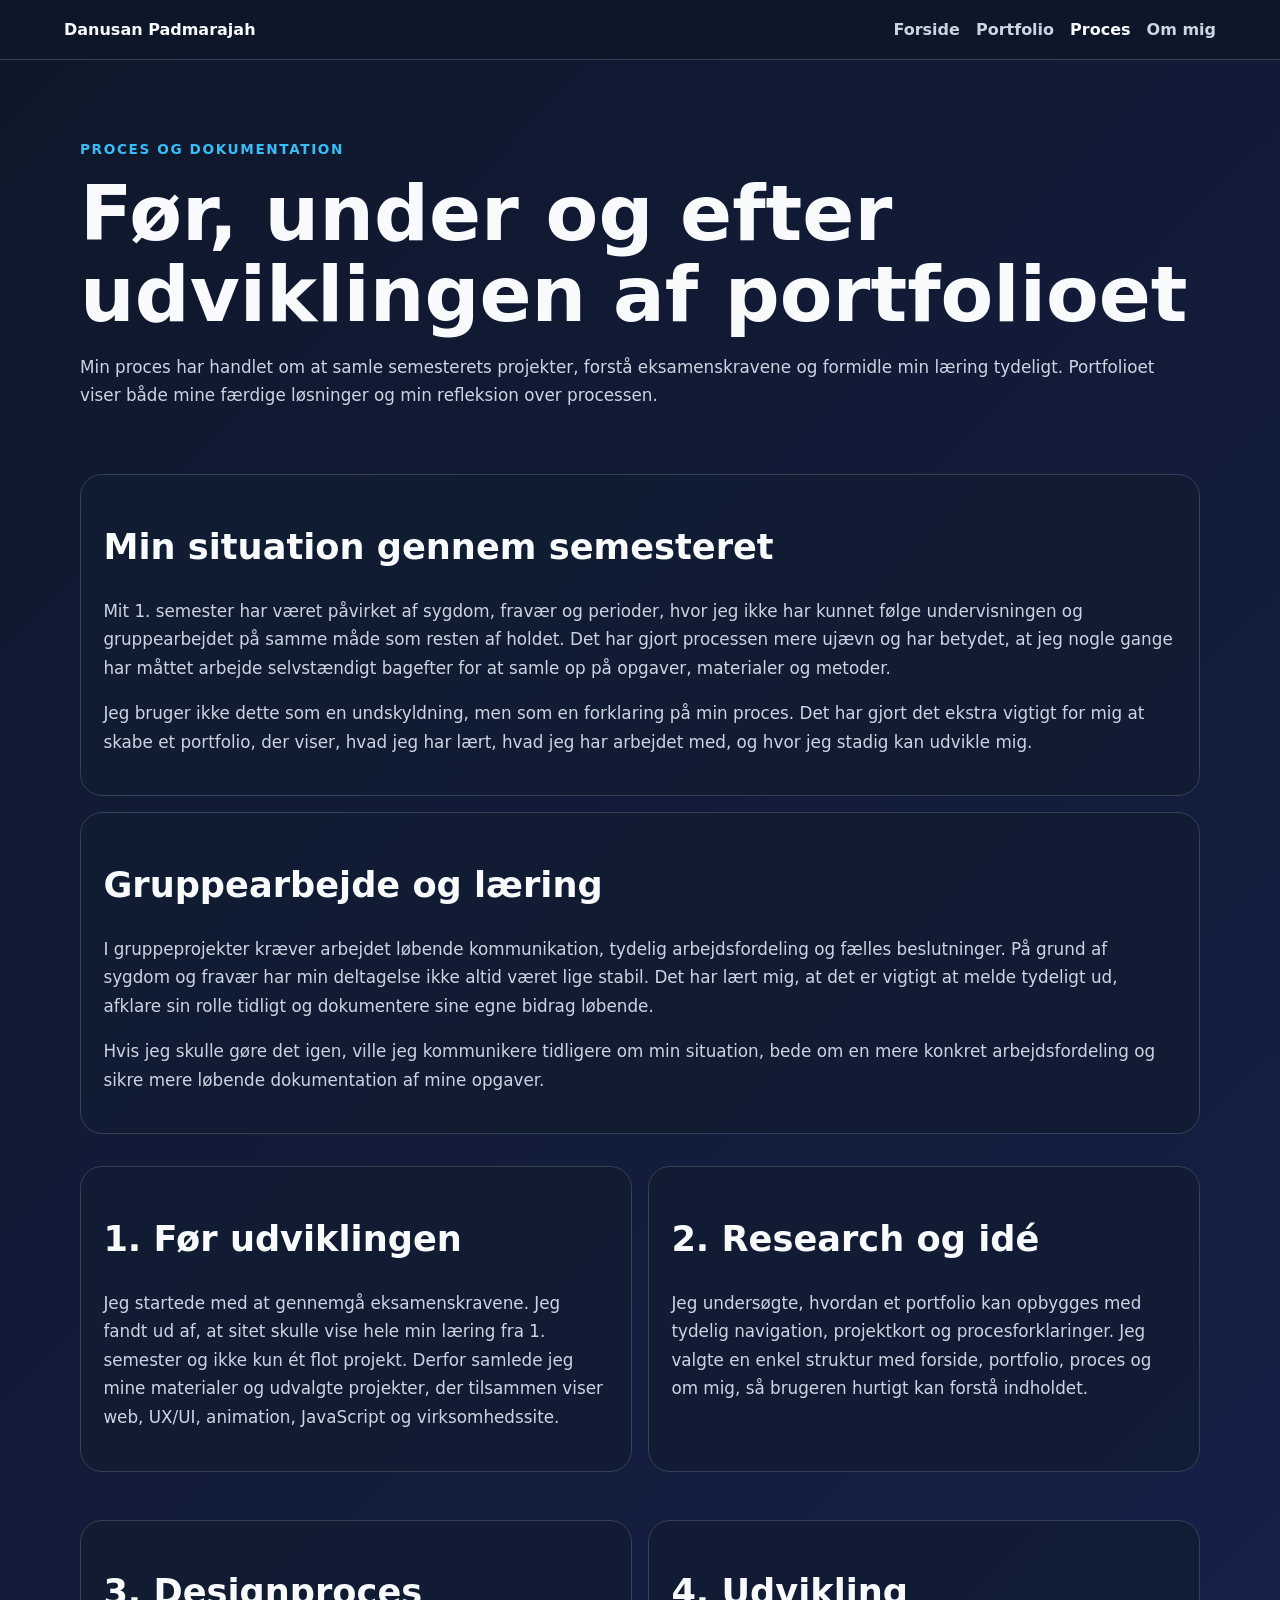
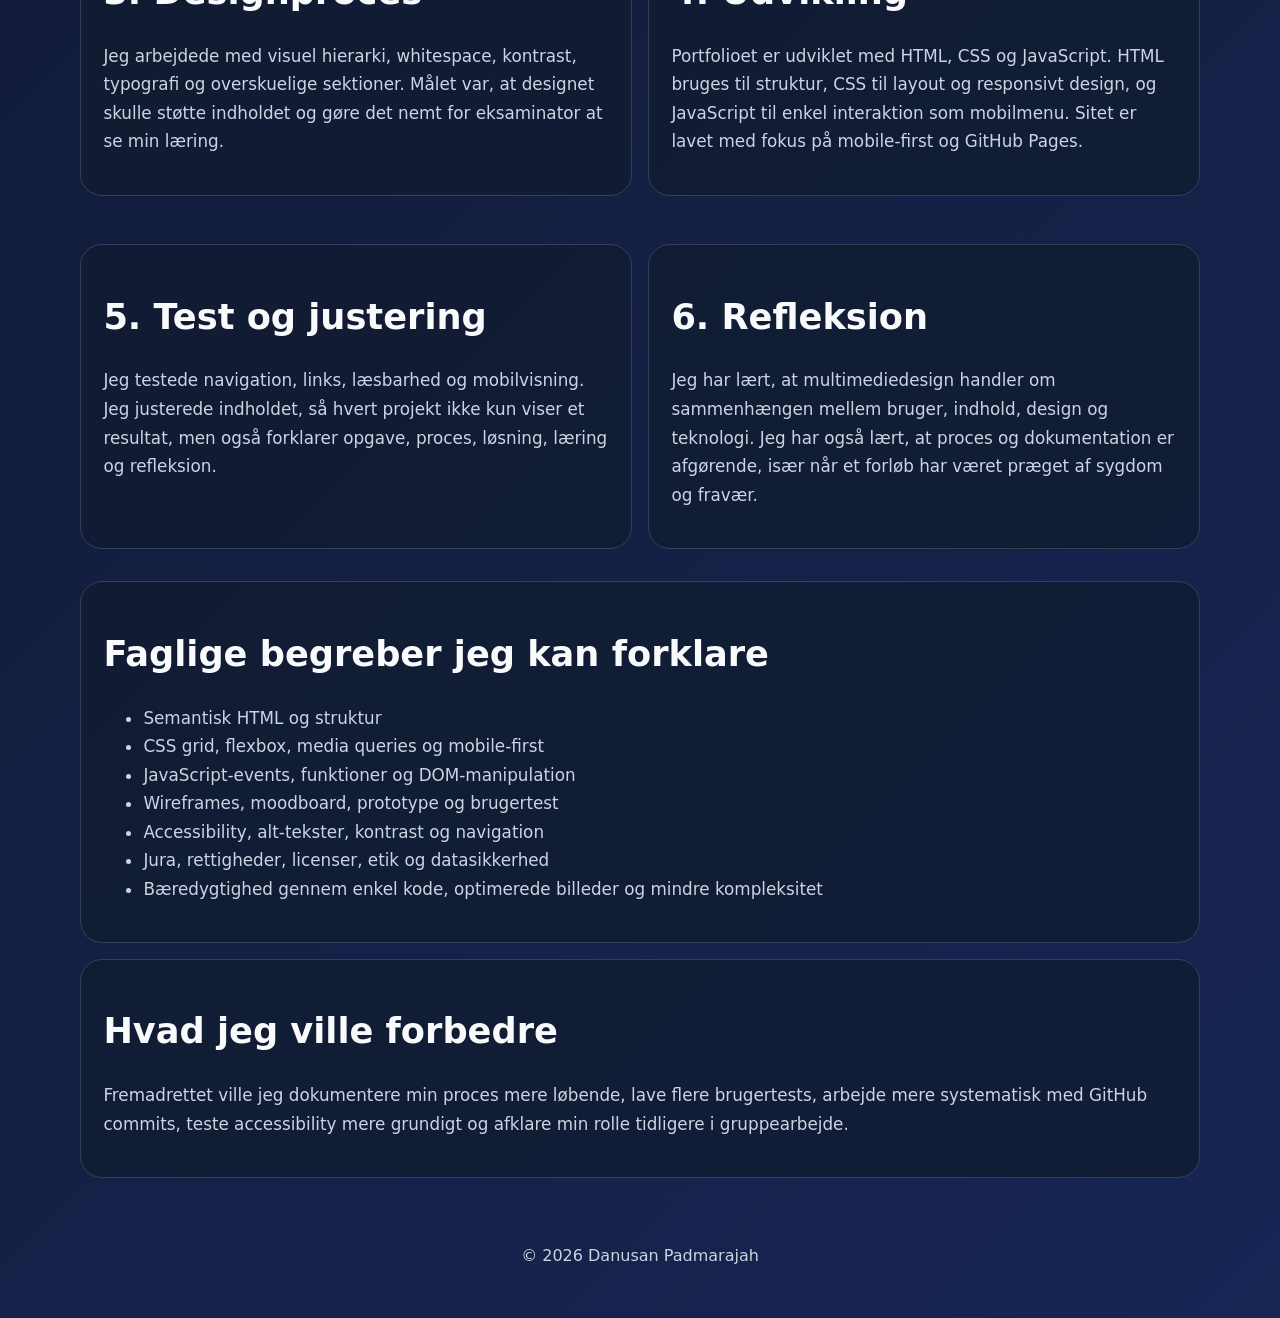
<file: proces.html>
<!doctype html>
<html lang="da">
<head><meta charset="utf-8"><meta name="viewport" content="width=device-width, initial-scale=1"><meta name="robots" content="noindex"><title>Proces | Danusan Padmarajah</title><link rel="stylesheet" href="style.css"></head>
<body>
<header class="site-header"><a class="logo" href="index.html">Danusan Padmarajah</a><button class="menu-toggle" aria-label="Åbn menu">Menu</button><nav class="main-nav" aria-label="Hovednavigation"><a href="index.html">Forside</a><a href="portfolio.html">Portfolio</a><a class="active" href="proces.html">Proces</a><a href="om-mig.html">Om mig</a></nav></header>
<main>
<section class="page-hero"><p class="eyebrow">Proces og dokumentation</p><h1>Før, under og efter udviklingen af portfolioet</h1><p>Min proces har handlet om at samle semesterets projekter, forstå eksamenskravene og formidle min læring tydeligt. Portfolioet viser både mine færdige løsninger og min refleksion over processen.</p></section>
<section class="section"><h2>Min situation gennem semesteret</h2><p>Mit 1. semester har været påvirket af sygdom, fravær og perioder, hvor jeg ikke har kunnet følge undervisningen og gruppearbejdet på samme måde som resten af holdet. Det har gjort processen mere ujævn og har betydet, at jeg nogle gange har måttet arbejde selvstændigt bagefter for at samle op på opgaver, materialer og metoder.</p><p>Jeg bruger ikke dette som en undskyldning, men som en forklaring på min proces. Det har gjort det ekstra vigtigt for mig at skabe et portfolio, der viser, hvad jeg har lært, hvad jeg har arbejdet med, og hvor jeg stadig kan udvikle mig.</p></section>
<section class="section"><h2>Gruppearbejde og læring</h2><p>I gruppeprojekter kræver arbejdet løbende kommunikation, tydelig arbejdsfordeling og fælles beslutninger. På grund af sygdom og fravær har min deltagelse ikke altid været lige stabil. Det har lært mig, at det er vigtigt at melde tydeligt ud, afklare sin rolle tidligt og dokumentere sine egne bidrag løbende.</p><p>Hvis jeg skulle gøre det igen, ville jeg kommunikere tidligere om min situation, bede om en mere konkret arbejdsfordeling og sikre mere løbende dokumentation af mine opgaver.</p></section>
<section class="timeline">
<article><h2>1. Før udviklingen</h2><p>Jeg startede med at gennemgå eksamenskravene. Jeg fandt ud af, at sitet skulle vise hele min læring fra 1. semester og ikke kun ét flot projekt. Derfor samlede jeg mine materialer og udvalgte projekter, der tilsammen viser web, UX/UI, animation, JavaScript og virksomhedssite.</p></article>
<article><h2>2. Research og idé</h2><p>Jeg undersøgte, hvordan et portfolio kan opbygges med tydelig navigation, projektkort og procesforklaringer. Jeg valgte en enkel struktur med forside, portfolio, proces og om mig, så brugeren hurtigt kan forstå indholdet.</p></article>
<article><h2>3. Designproces</h2><p>Jeg arbejdede med visuel hierarki, whitespace, kontrast, typografi og overskuelige sektioner. Målet var, at designet skulle støtte indholdet og gøre det nemt for eksaminator at se min læring.</p></article>
<article><h2>4. Udvikling</h2><p>Portfolioet er udviklet med HTML, CSS og JavaScript. HTML bruges til struktur, CSS til layout og responsivt design, og JavaScript til enkel interaktion som mobilmenu. Sitet er lavet med fokus på mobile-first og GitHub Pages.</p></article>
<article><h2>5. Test og justering</h2><p>Jeg testede navigation, links, læsbarhed og mobilvisning. Jeg justerede indholdet, så hvert projekt ikke kun viser et resultat, men også forklarer opgave, proces, løsning, læring og refleksion.</p></article>
<article><h2>6. Refleksion</h2><p>Jeg har lært, at multimediedesign handler om sammenhængen mellem bruger, indhold, design og teknologi. Jeg har også lært, at proces og dokumentation er afgørende, især når et forløb har været præget af sygdom og fravær.</p></article>
</section>
<section class="section"><h2>Faglige begreber jeg kan forklare</h2><ul><li>Semantisk HTML og struktur</li><li>CSS grid, flexbox, media queries og mobile-first</li><li>JavaScript-events, funktioner og DOM-manipulation</li><li>Wireframes, moodboard, prototype og brugertest</li><li>Accessibility, alt-tekster, kontrast og navigation</li><li>Jura, rettigheder, licenser, etik og datasikkerhed</li><li>Bæredygtighed gennem enkel kode, optimerede billeder og mindre kompleksitet</li></ul></section>
<section class="section"><h2>Hvad jeg ville forbedre</h2><p>Fremadrettet ville jeg dokumentere min proces mere løbende, lave flere brugertests, arbejde mere systematisk med GitHub commits, teste accessibility mere grundigt og afklare min rolle tidligere i gruppearbejde.</p></section>
</main><footer>© 2026 Danusan Padmarajah</footer><script src="script.js"></script></body></html>
</file>
<file: style.css>
:root{--bg:#0f172a;--panel:#111c33;--text:#f8fafc;--muted:#cbd5e1;--accent:#38bdf8;--line:#334155;--card:#17243d}*{box-sizing:border-box}body{margin:0;font-family:system-ui,-apple-system,Segoe UI,sans-serif;background:linear-gradient(135deg,#0f172a,#172554);color:var(--text);line-height:1.7}a{color:var(--accent);text-decoration:none}a:hover{text-decoration:underline}img{max-width:100%;height:auto;border-radius:18px}.site-header{position:sticky;top:0;z-index:5;display:flex;align-items:center;justify-content:space-between;gap:1rem;padding:1rem 5vw;background:rgba(15,23,42,.92);backdrop-filter:blur(10px);border-bottom:1px solid var(--line)}.logo{font-weight:800;color:var(--text)}.main-nav{display:flex;gap:1rem}.main-nav a{color:var(--muted);font-weight:650}.main-nav a.active,.main-nav a:hover{color:var(--text)}.menu-toggle{display:none;background:var(--accent);border:0;border-radius:999px;padding:.55rem .9rem;font-weight:800}main{width:min(1120px,90vw);margin:auto}.hero{display:grid;grid-template-columns:1.1fr .9fr;gap:2rem;align-items:center;min-height:72vh;padding:4rem 0}.page-hero{padding:4rem 0 2rem}.eyebrow{text-transform:uppercase;letter-spacing:.12em;color:var(--accent);font-weight:800;font-size:.85rem}h1{font-size:clamp(2.2rem,6vw,4.8rem);line-height:1.05;margin:.2rem 0 1rem}h2{font-size:clamp(1.5rem,3vw,2.2rem);line-height:1.15}p,li{color:var(--muted);font-size:1.05rem}.button{display:inline-block;background:var(--accent);color:#07111f;padding:.85rem 1.1rem;border-radius:999px;font-weight:900;margin-right:.7rem}.button.secondary{background:transparent;color:var(--text);border:1px solid var(--line)}.section,.project,.timeline article,.card{background:rgba(17,28,51,.86);border:1px solid var(--line);border-radius:22px;padding:1.4rem;margin:1rem 0}.cards{display:grid;grid-template-columns:repeat(3,1fr);gap:1rem}.project{margin:1.5rem 0}.project img{margin-top:1rem;border:1px solid var(--line)}.timeline{display:grid;grid-template-columns:repeat(2,1fr);gap:1rem}.about-grid{display:grid;grid-template-columns:1.4fr .6fr;gap:1.5rem;align-items:start}.portrait{background:rgba(17,28,51,.86);border:1px solid var(--line);border-radius:22px;padding:1rem}footer{text-align:center;color:var(--muted);padding:3rem 5vw}@media(max-width:760px){.menu-toggle{display:block}.main-nav{display:none;position:absolute;left:0;right:0;top:100%;background:#0f172a;flex-direction:column;padding:1rem 5vw;border-bottom:1px solid var(--line)}.main-nav.open{display:flex}.hero,.cards,.timeline,.about-grid{grid-template-columns:1fr}.hero{min-height:auto;padding:2.5rem 0}h1{font-size:2.5rem}}
</file>
